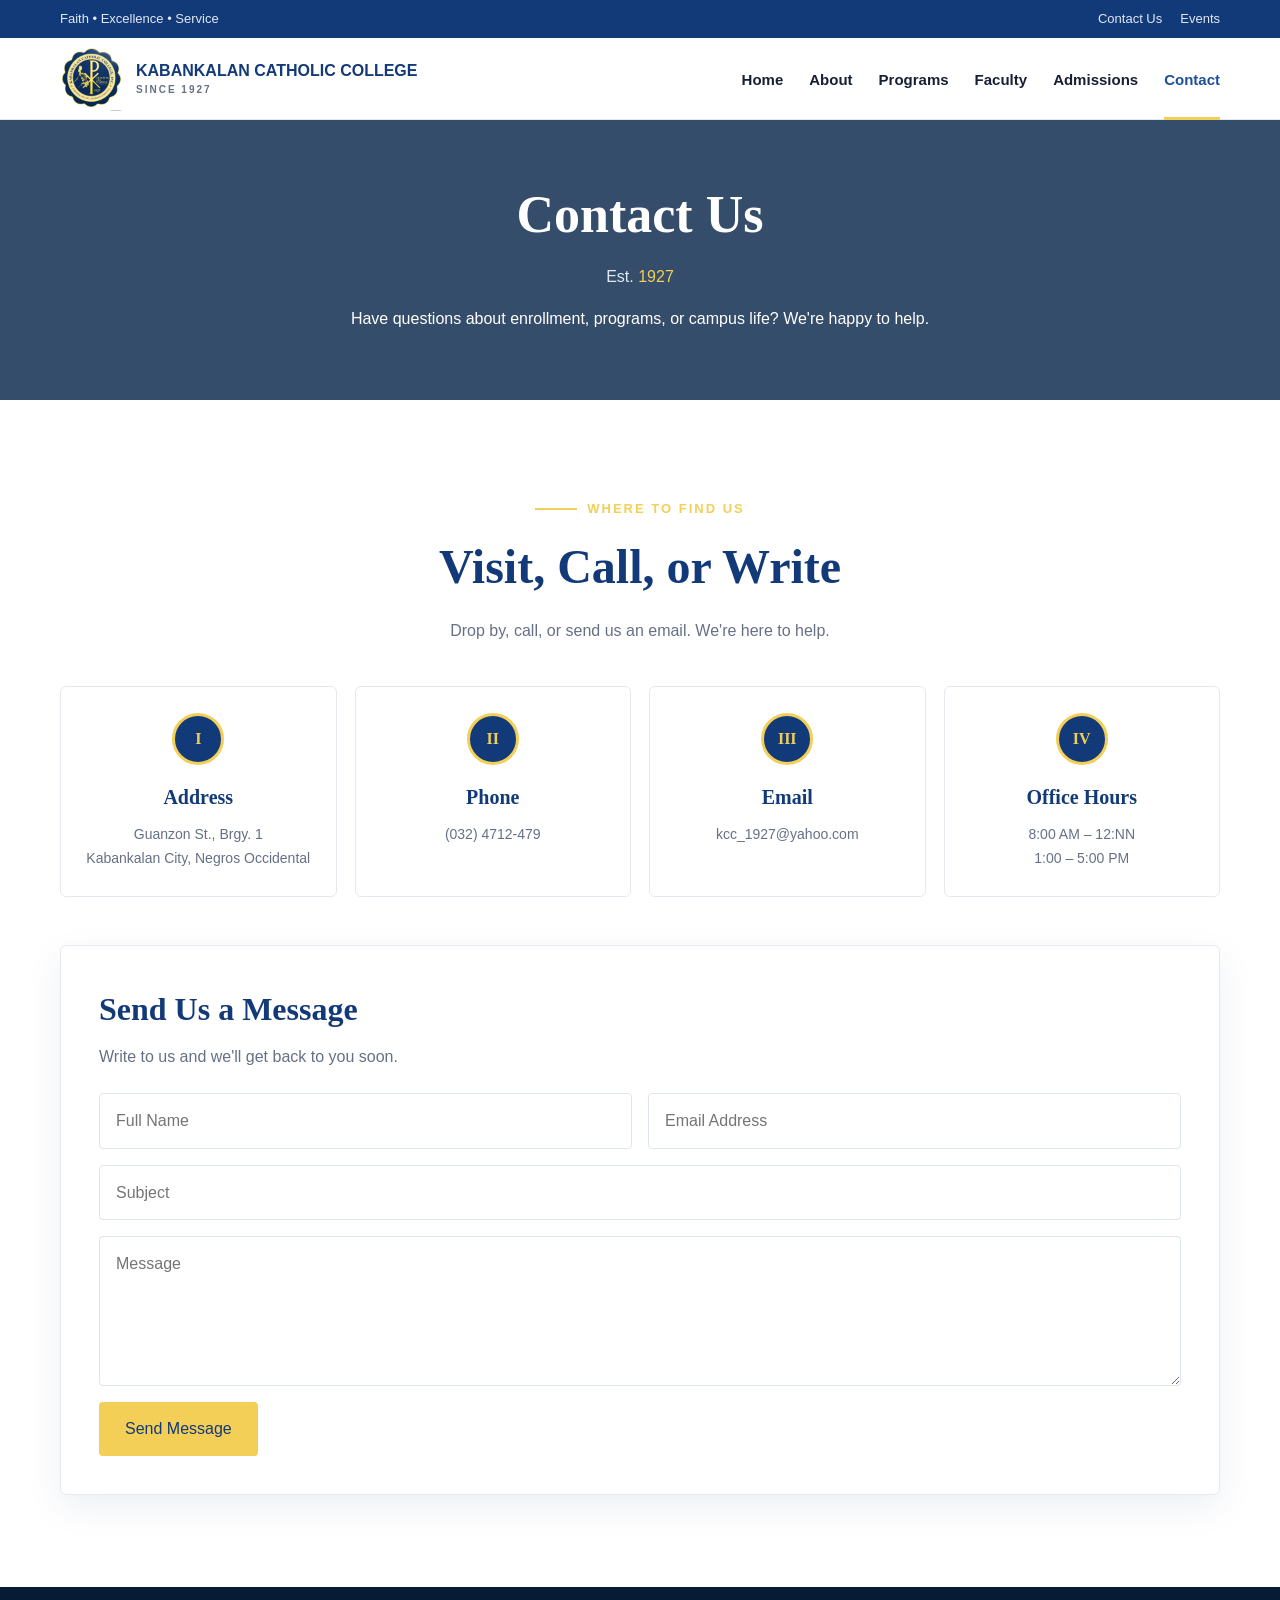
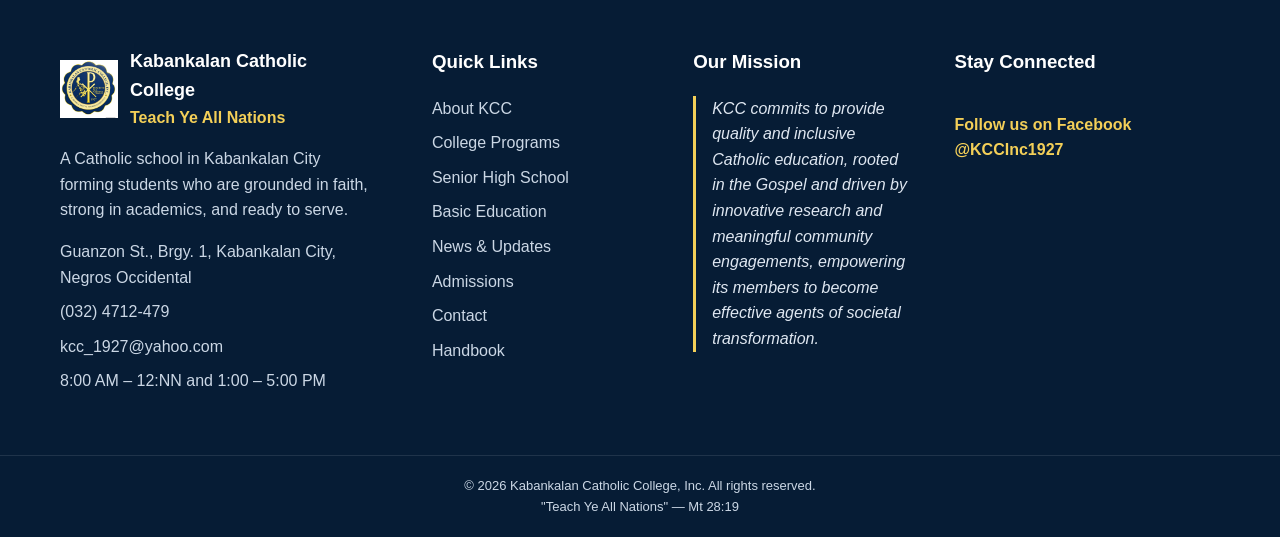
<file: contact.html>
<!DOCTYPE html>
<html lang="en">
<head><meta charset="UTF-8"><meta name="viewport" content="width=device-width, initial-scale=1.0"><title>Contact | KCC</title><link rel="stylesheet" href="styles.css"></head>
<body>
  <div class="topbar"><div class="container topbar-inner"><span>Faith • Excellence • Service</span><div><a href="contact.html">Contact Us</a><a href="events.html">Events</a></div></div></div>
  <header class="navbar"><div class="container nav-inner"><a class="brand" href="index.html"><img class="brand-mark" src="assets/kcc-logo.png" alt="Kabankalan Catholic College seal"><span class="brand-name">Kabankalan Catholic College<small>Since 1927</small></span></a><button class="menu-btn" aria-expanded="false">☰</button><nav class="nav-links"><a href="index.html">Home</a><a href="about.html">About</a><a href="courses.html">Programs</a><a href="trainers.html">Faculty</a><a href="pricing.html">Admissions</a><a class="active" href="contact.html">Contact</a></nav></div></header>
  <main>
    <section class="page-header">
      <div>
        <h1>Contact Us</h1>
        <div class="breadcrumbs">Est. <span>1927</span></div>
        <p>Have questions about enrollment, programs, or campus life? We're happy to help.</p>
      </div>
    </section>

    <section class="section">
      <div class="container">
        <div class="contact-heading">
          <span class="eyebrow">Where to Find Us</span>
          <h2>Visit, Call, or Write</h2>
          <p>Drop by, call, or send us an email. We're here to help.</p>
        </div>
        <div class="contact-details">
          <article class="contact-detail"><div class="contact-detail-number">I</div><h3>Address</h3><p>Guanzon St., Brgy. 1<br>Kabankalan City, Negros Occidental</p></article>
          <article class="contact-detail"><div class="contact-detail-number">II</div><h3>Phone</h3><p>(032) 4712-479</p></article>
          <article class="contact-detail"><div class="contact-detail-number">III</div><h3>Email</h3><p>kcc_1927@yahoo.com</p></article>
          <article class="contact-detail"><div class="contact-detail-number">IV</div><h3>Office Hours</h3><p>8:00 AM – 12:NN<br>1:00 – 5:00 PM</p></article>
        </div>

        <div class="contact-form-card">
          <h2>Send Us a Message</h2>
          <p>Write to us and we'll get back to you soon.</p>
          <form class="inquiry-form" onsubmit="event.preventDefault(); alert('Thank you for contacting KCC.'); this.reset();">
            <input required name="name" placeholder="Full Name">
            <input required type="email" name="email" placeholder="Email Address">
            <input class="subject" required name="subject" placeholder="Subject">
            <textarea required name="message" placeholder="Message"></textarea>
            <button class="btn" type="submit">Send Message</button>
          </form>
        </div>
      </div>
    </section>
  </main>
  <footer class="footer">
    <div class="container footer-grid">
      <div class="footer-about">
        <div class="footer-brand"><img src="assets/kcc-logo.png" alt="Kabankalan Catholic College seal"><div><h3>Kabankalan Catholic College</h3><span class="footer-motto">Teach Ye All Nations</span></div></div>
        <p>A Catholic school in Kabankalan City forming students who are grounded in faith, strong in academics, and ready to serve.</p>
        <ul class="footer-contact"><li>Guanzon St., Brgy. 1, Kabankalan City, Negros Occidental</li><li>(032) 4712-479</li><li>kcc_1927@yahoo.com</li><li>8:00 AM – 12:NN and 1:00 – 5:00 PM</li></ul>
      </div>
      <div><h3>Quick Links</h3><ul class="footer-links"><li><a href="https://kcc.edu.ph/about">About KCC</a></li><li><a href="courses.html">College Programs</a></li><li><a href="courses.html">Senior High School</a></li><li><a href="courses.html">Basic Education</a></li><li><a href="events.html">News &amp; Updates</a></li><li><a href="pricing.html">Admissions</a></li><li><a href="contact.html">Contact</a></li><li><a href="starter-page.html">Handbook</a></li></ul></div>
      <div class="footer-mission"><h3>Our Mission</h3><blockquote>KCC commits to provide quality and inclusive Catholic education, rooted in the Gospel and driven by innovative research and meaningful community engagements, empowering its members to become effective agents of societal transformation.</blockquote></div>
      <div><h3>Stay Connected</h3><a class="facebook-link" href="https://www.facebook.com/KCCInc1927">Follow us on Facebook<br>@KCCInc1927</a></div>
    </div>
    <div class="copyright">© 2026 Kabankalan Catholic College, Inc. All rights reserved.<br>"Teach Ye All Nations" — Mt 28:19</div>
  </footer>
  <script src="script.js"></script>
</body>
</html>
</file>
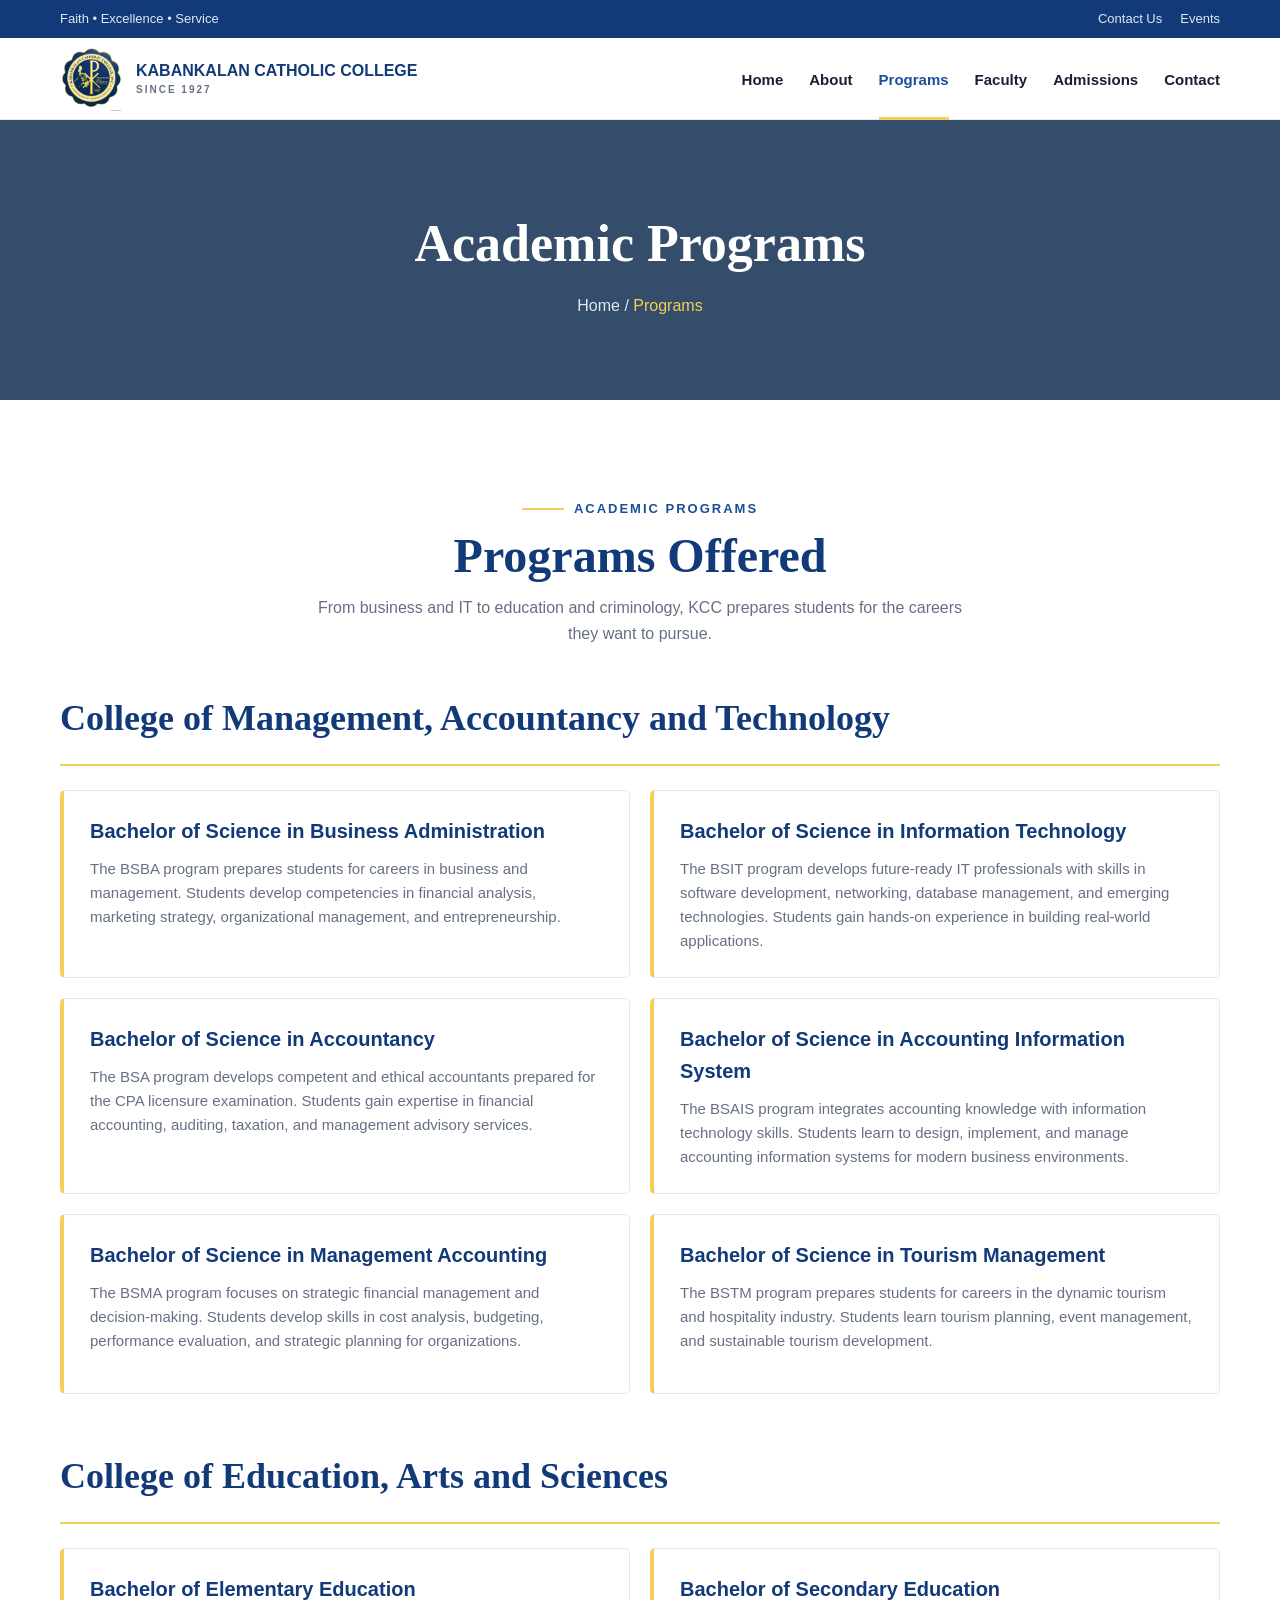
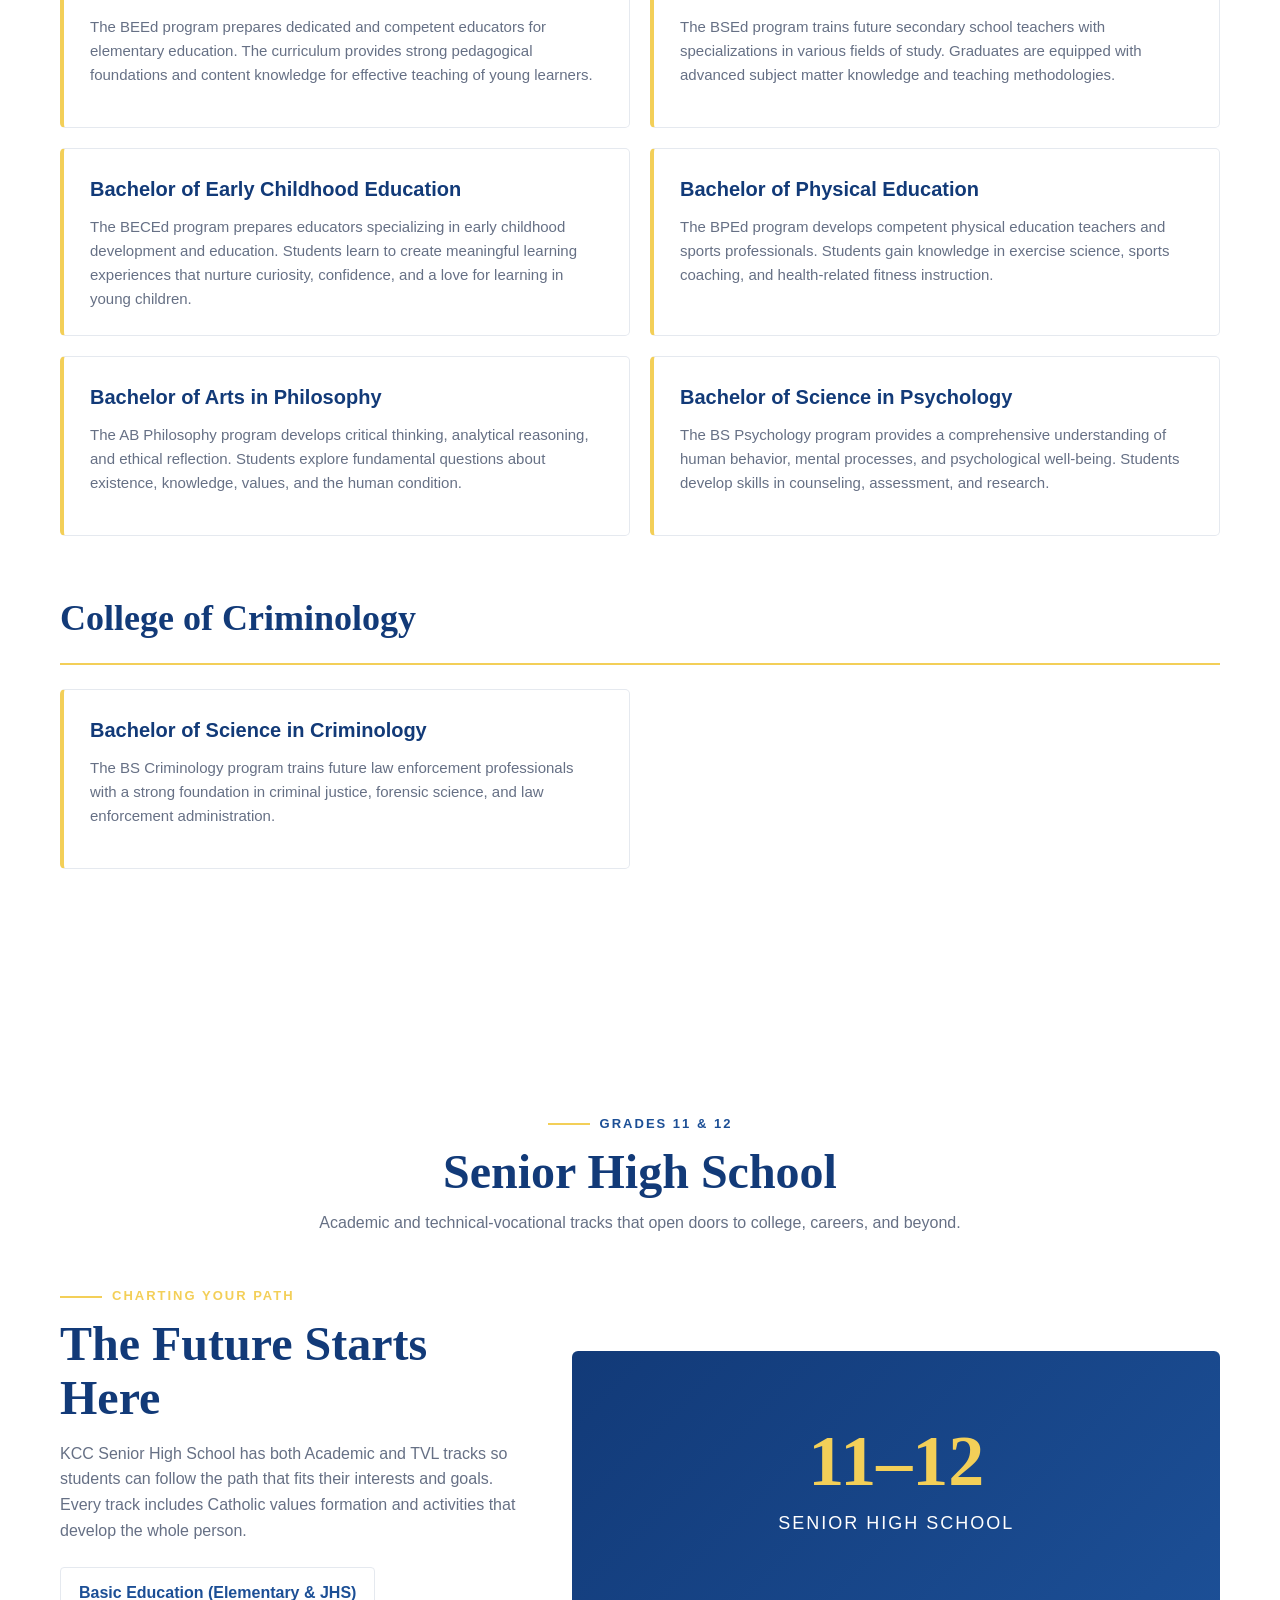
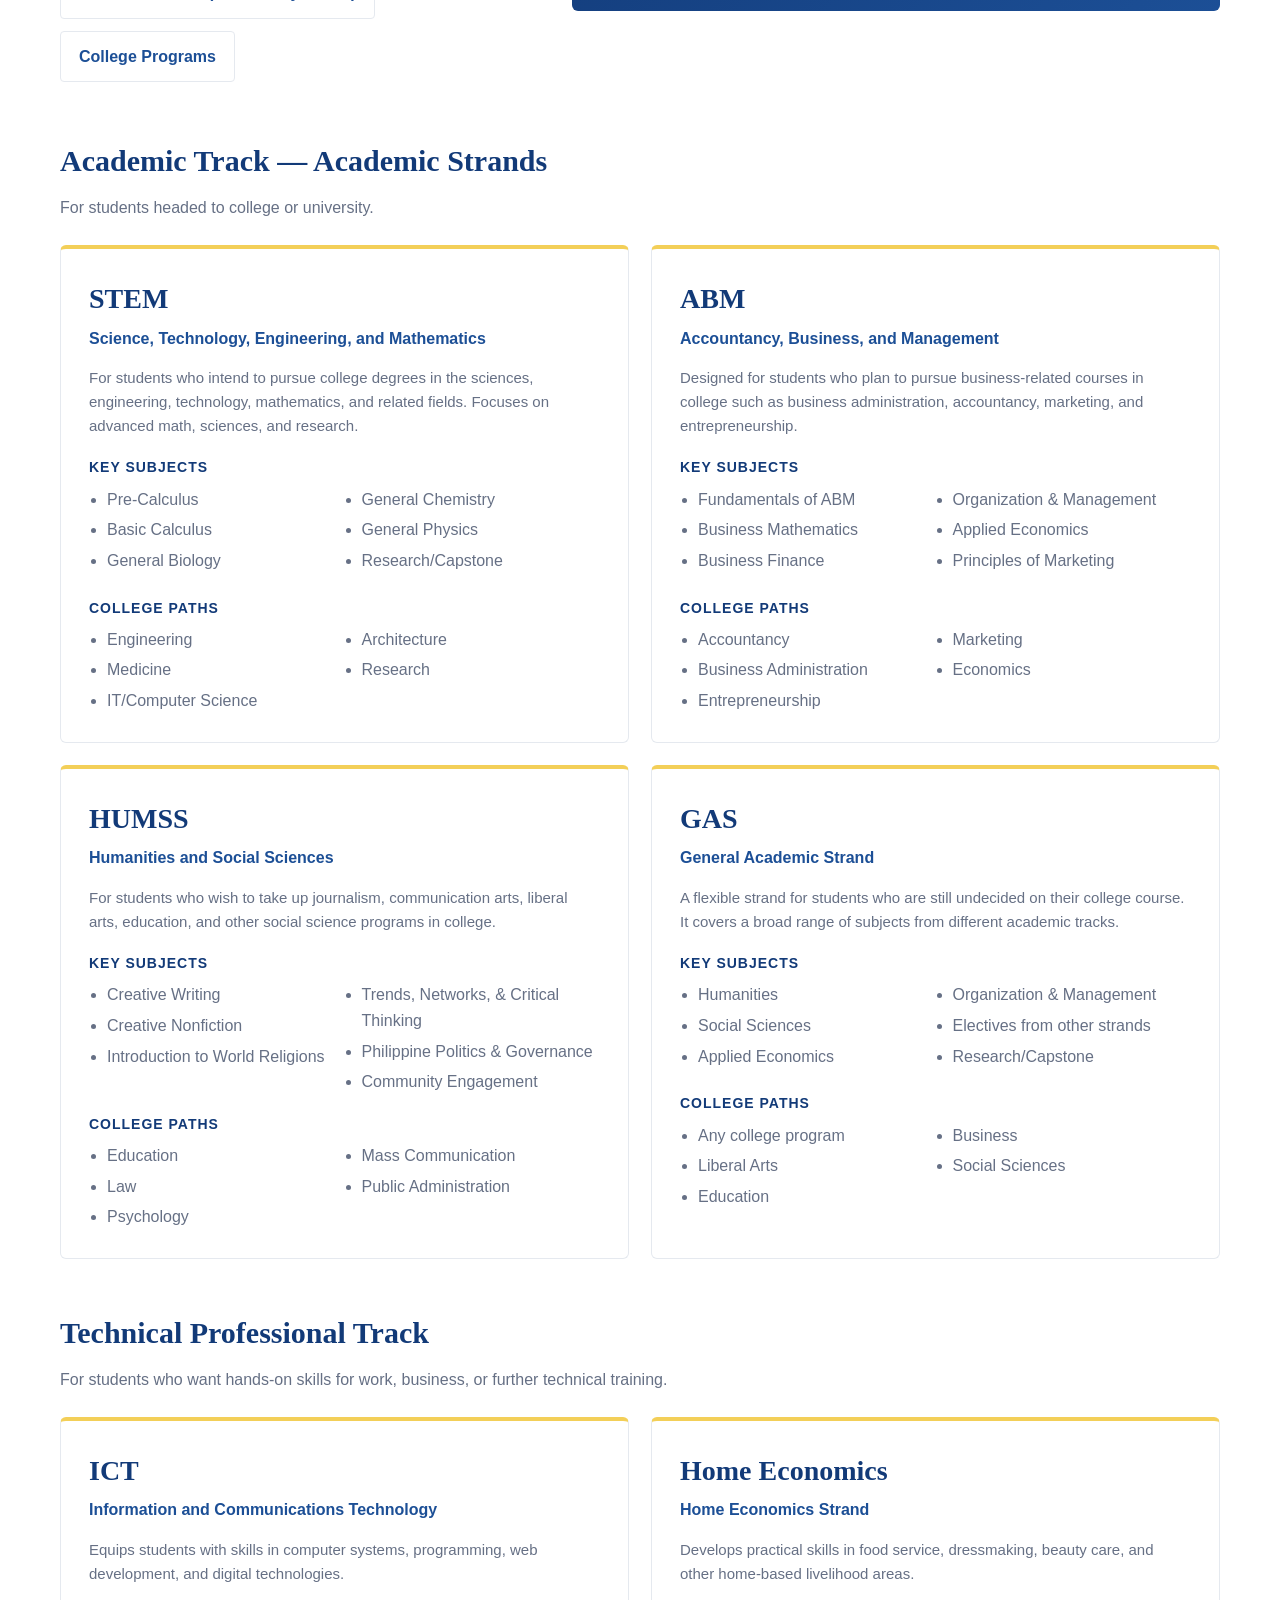
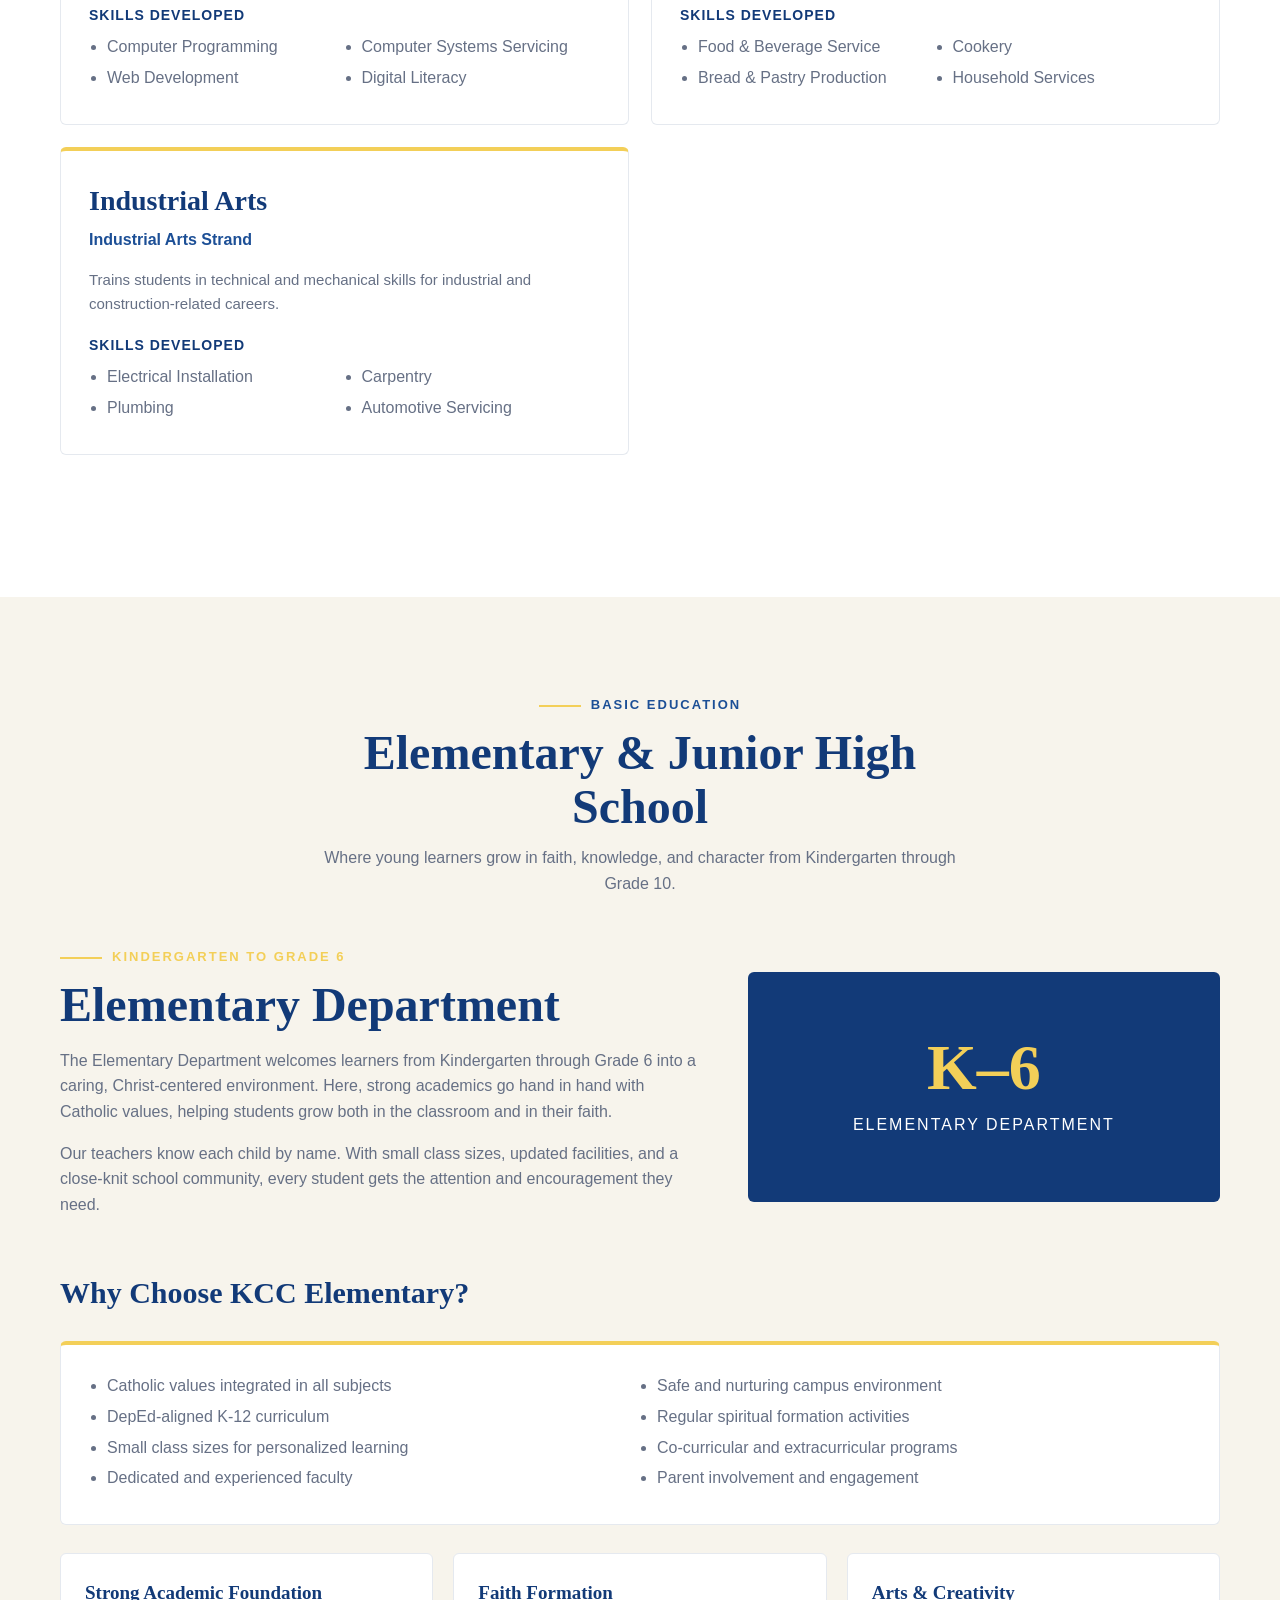
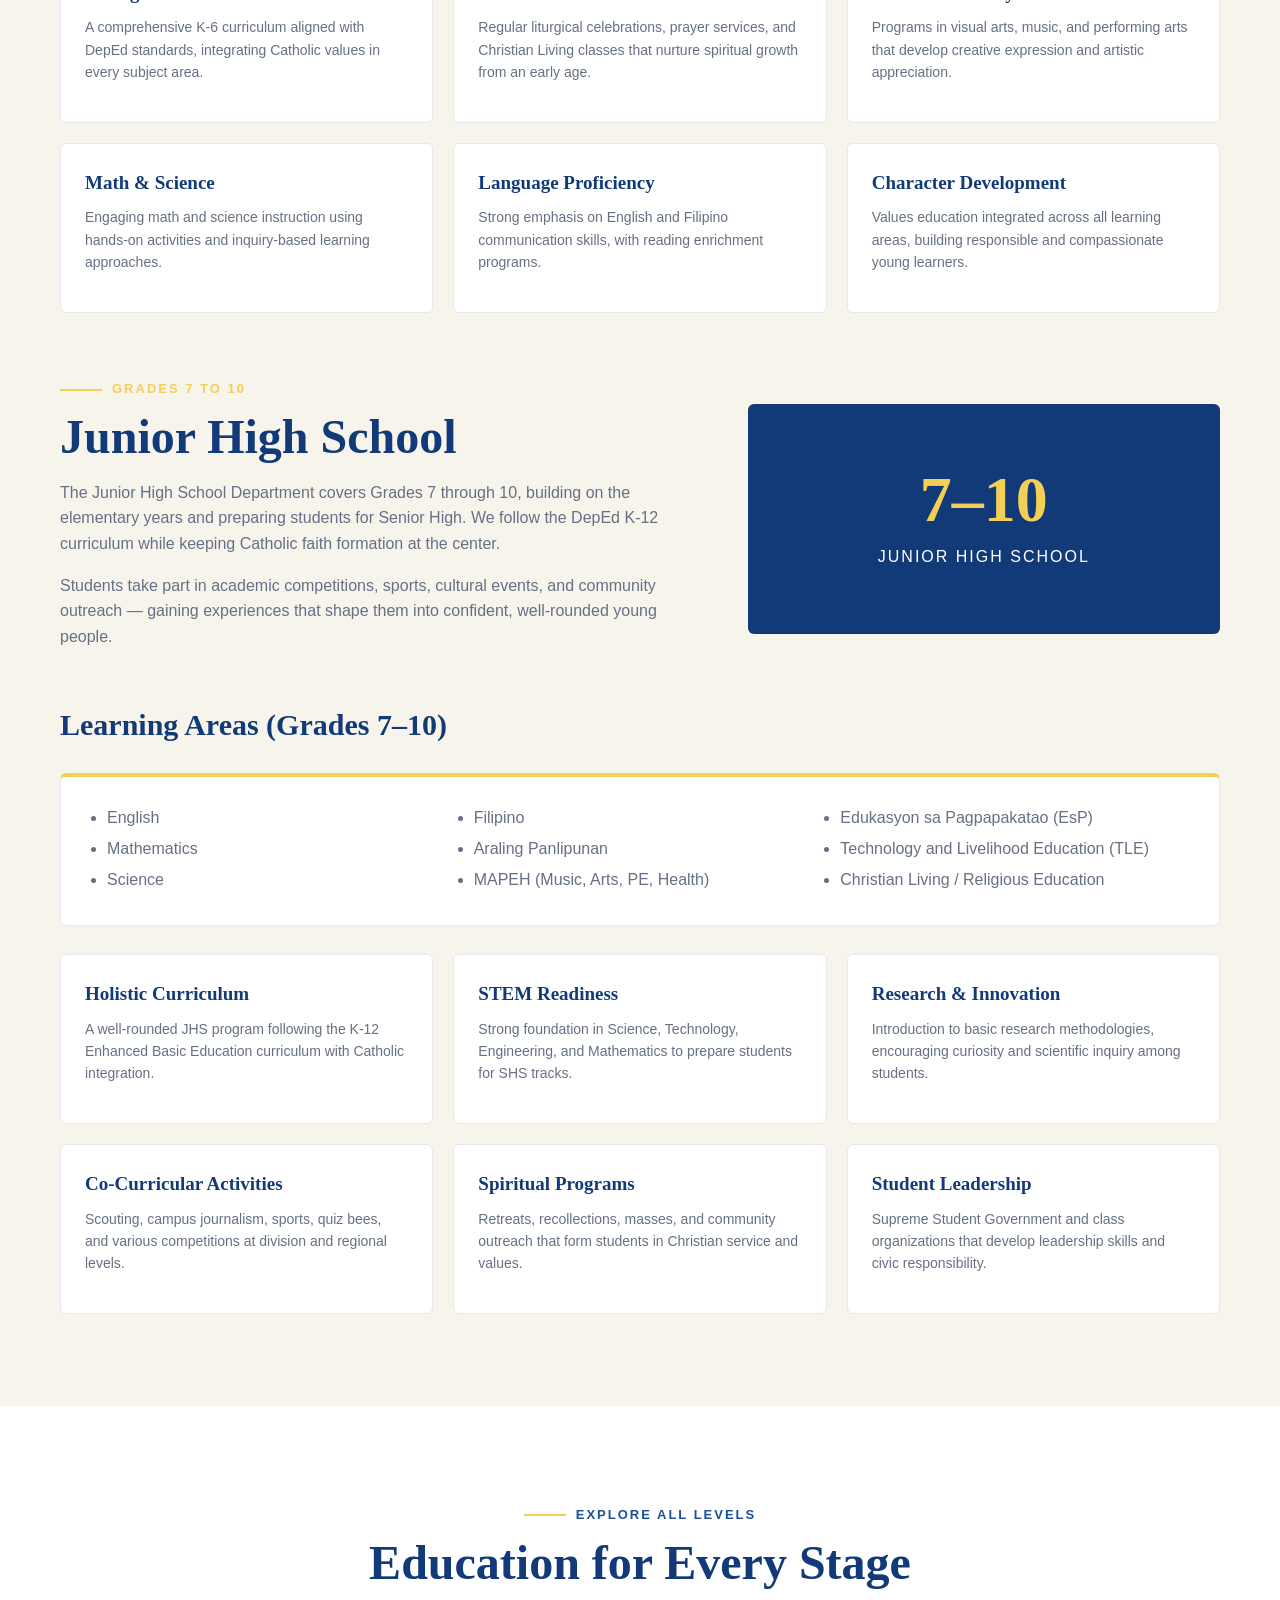
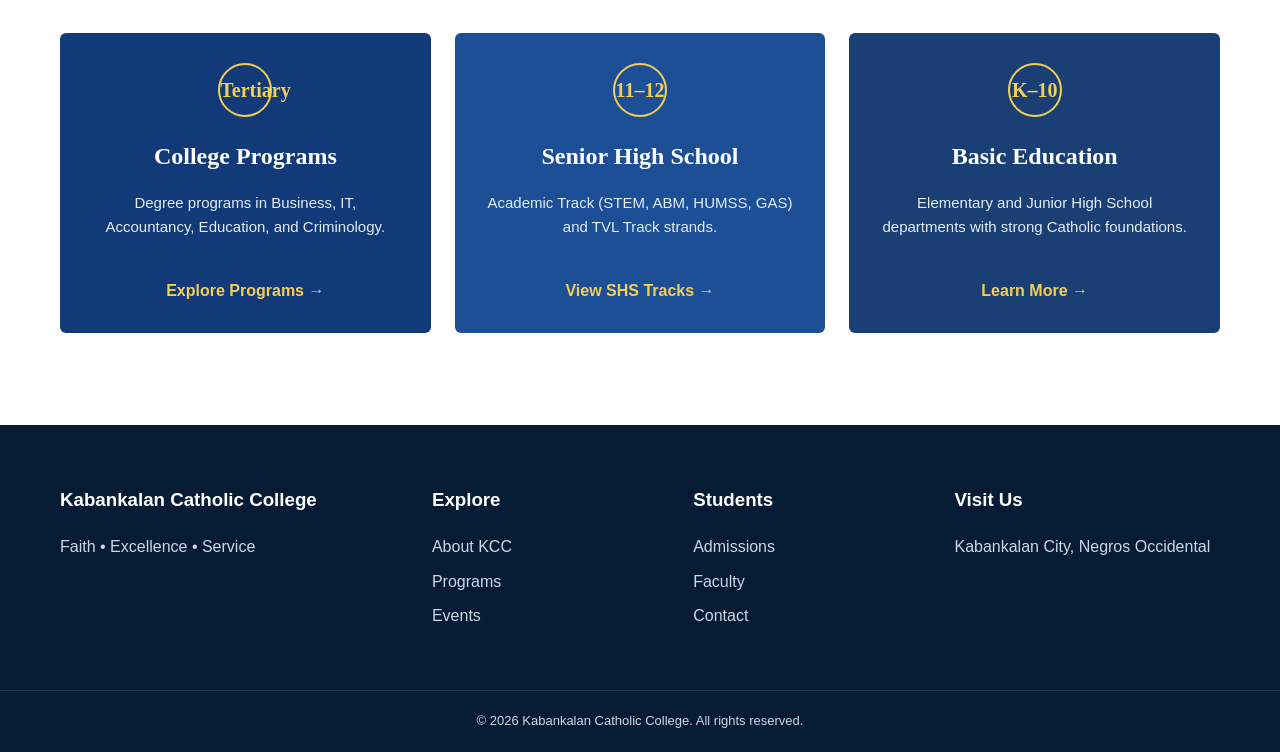
<file: courses.html>
<!DOCTYPE html>
<html lang="en">
<head><meta charset="UTF-8"><meta name="viewport" content="width=device-width, initial-scale=1.0"><title>Academic Programs | KCC</title><link rel="stylesheet" href="styles.css"></head>
<body>
  <div class="topbar"><div class="container topbar-inner"><span>Faith • Excellence • Service</span><div><a href="contact.html">Contact Us</a><a href="events.html">Events</a></div></div></div>
  <header class="navbar"><div class="container nav-inner"><a class="brand" href="index.html"><img class="brand-mark" src="assets/kcc-logo.png" alt="Kabankalan Catholic College seal"><span class="brand-name">Kabankalan Catholic College<small>Since 1927</small></span></a><button class="menu-btn" aria-label="Open navigation" aria-expanded="false">☰</button><nav class="nav-links"><a href="index.html">Home</a><a href="about.html">About</a><a class="active" href="courses.html">Programs</a><a href="trainers.html">Faculty</a><a href="pricing.html">Admissions</a><a href="contact.html">Contact</a></nav></div></header>
  <main>
    <section class="page-header"><div><h1>Academic Programs</h1><div class="breadcrumbs">Home / <span>Programs</span></div></div></section>
    <section class="section">
      <div class="container">
        <div class="section-heading">
          <span class="eyebrow">Academic Programs</span>
          <h2>Programs Offered</h2>
          <p>From business and IT to education and criminology, KCC prepares students for the careers they want to pursue.</p>
        </div>

        <section class="program-section">
          <h2>College of Management, Accountancy and Technology</h2>
          <div class="program-list">
            <article class="program-card"><h3>Bachelor of Science in Business Administration</h3><p>The BSBA program prepares students for careers in business and management. Students develop competencies in financial analysis, marketing strategy, organizational management, and entrepreneurship.</p></article>
            <article class="program-card"><h3>Bachelor of Science in Information Technology</h3><p>The BSIT program develops future-ready IT professionals with skills in software development, networking, database management, and emerging technologies. Students gain hands-on experience in building real-world applications.</p></article>
            <article class="program-card"><h3>Bachelor of Science in Accountancy</h3><p>The BSA program develops competent and ethical accountants prepared for the CPA licensure examination. Students gain expertise in financial accounting, auditing, taxation, and management advisory services.</p></article>
            <article class="program-card"><h3>Bachelor of Science in Accounting Information System</h3><p>The BSAIS program integrates accounting knowledge with information technology skills. Students learn to design, implement, and manage accounting information systems for modern business environments.</p></article>
            <article class="program-card"><h3>Bachelor of Science in Management Accounting</h3><p>The BSMA program focuses on strategic financial management and decision-making. Students develop skills in cost analysis, budgeting, performance evaluation, and strategic planning for organizations.</p></article>
            <article class="program-card"><h3>Bachelor of Science in Tourism Management</h3><p>The BSTM program prepares students for careers in the dynamic tourism and hospitality industry. Students learn tourism planning, event management, and sustainable tourism development.</p></article>
          </div>
        </section>

        <section class="program-section">
          <h2>College of Education, Arts and Sciences</h2>
          <div class="program-list">
            <article class="program-card"><h3>Bachelor of Elementary Education</h3><p>The BEEd program prepares dedicated and competent educators for elementary education. The curriculum provides strong pedagogical foundations and content knowledge for effective teaching of young learners.</p></article>
            <article class="program-card"><h3>Bachelor of Secondary Education</h3><p>The BSEd program trains future secondary school teachers with specializations in various fields of study. Graduates are equipped with advanced subject matter knowledge and teaching methodologies.</p></article>
            <article class="program-card"><h3>Bachelor of Early Childhood Education</h3><p>The BECEd program prepares educators specializing in early childhood development and education. Students learn to create meaningful learning experiences that nurture curiosity, confidence, and a love for learning in young children.</p></article>
            <article class="program-card"><h3>Bachelor of Physical Education</h3><p>The BPEd program develops competent physical education teachers and sports professionals. Students gain knowledge in exercise science, sports coaching, and health-related fitness instruction.</p></article>
            <article class="program-card"><h3>Bachelor of Arts in Philosophy</h3><p>The AB Philosophy program develops critical thinking, analytical reasoning, and ethical reflection. Students explore fundamental questions about existence, knowledge, values, and the human condition.</p></article>
            <article class="program-card"><h3>Bachelor of Science in Psychology</h3><p>The BS Psychology program provides a comprehensive understanding of human behavior, mental processes, and psychological well-being. Students develop skills in counseling, assessment, and research.</p></article>
          </div>
        </section>

        <section class="program-section">
          <h2>College of Criminology</h2>
          <div class="program-list">
            <article class="program-card"><h3>Bachelor of Science in Criminology</h3><p>The BS Criminology program trains future law enforcement professionals with a strong foundation in criminal justice, forensic science, and law enforcement administration.</p></article>
          </div>
        </section>
      </div>
    </section>

    <section class="section">
      <div class="container">
        <div class="section-heading">
          <span class="eyebrow">Grades 11 &amp; 12</span>
          <h2>Senior High School</h2>
          <p>Academic and technical-vocational tracks that open doors to college, careers, and beyond.</p>
        </div>

        <div class="shs-intro">
          <div>
            <span class="eyebrow">Charting Your Path</span>
            <h2>The Future Starts Here</h2>
            <p>KCC Senior High School has both Academic and TVL tracks so students can follow the path that fits their interests and goals. Every track includes Catholic values formation and activities that develop the whole person.</p>
            <div class="shs-links">
              <a href="https://kcc.edu.ph/basic-education">Basic Education (Elementary &amp; JHS)</a>
              <a href="https://kcc.edu.ph/programs">College Programs</a>
            </div>
          </div>
          <div class="shs-badge"><div><strong>11–12</strong><span>Senior High School</span></div></div>
        </div>

        <h2 class="track-heading">Academic Track — Academic Strands</h2>
        <p style="margin:-14px 0 24px;color:var(--muted)">For students headed to college or university.</p>
        <div class="track-grid">
          <article class="track-card">
            <h3>STEM</h3><span class="track-name">Science, Technology, Engineering, and Mathematics</span>
            <p>For students who intend to pursue college degrees in the sciences, engineering, technology, mathematics, and related fields. Focuses on advanced math, sciences, and research.</p>
            <h4>Key Subjects</h4><ul><li>Pre-Calculus</li><li>Basic Calculus</li><li>General Biology</li><li>General Chemistry</li><li>General Physics</li><li>Research/Capstone</li></ul>
            <h4>College Paths</h4><ul><li>Engineering</li><li>Medicine</li><li>IT/Computer Science</li><li>Architecture</li><li>Research</li></ul>
          </article>
          <article class="track-card">
            <h3>ABM</h3><span class="track-name">Accountancy, Business, and Management</span>
            <p>Designed for students who plan to pursue business-related courses in college such as business administration, accountancy, marketing, and entrepreneurship.</p>
            <h4>Key Subjects</h4><ul><li>Fundamentals of ABM</li><li>Business Mathematics</li><li>Business Finance</li><li>Organization &amp; Management</li><li>Applied Economics</li><li>Principles of Marketing</li></ul>
            <h4>College Paths</h4><ul><li>Accountancy</li><li>Business Administration</li><li>Entrepreneurship</li><li>Marketing</li><li>Economics</li></ul>
          </article>
          <article class="track-card">
            <h3>HUMSS</h3><span class="track-name">Humanities and Social Sciences</span>
            <p>For students who wish to take up journalism, communication arts, liberal arts, education, and other social science programs in college.</p>
            <h4>Key Subjects</h4><ul><li>Creative Writing</li><li>Creative Nonfiction</li><li>Introduction to World Religions</li><li>Trends, Networks, &amp; Critical Thinking</li><li>Philippine Politics &amp; Governance</li><li>Community Engagement</li></ul>
            <h4>College Paths</h4><ul><li>Education</li><li>Law</li><li>Psychology</li><li>Mass Communication</li><li>Public Administration</li></ul>
          </article>
          <article class="track-card">
            <h3>GAS</h3><span class="track-name">General Academic Strand</span>
            <p>A flexible strand for students who are still undecided on their college course. It covers a broad range of subjects from different academic tracks.</p>
            <h4>Key Subjects</h4><ul><li>Humanities</li><li>Social Sciences</li><li>Applied Economics</li><li>Organization &amp; Management</li><li>Electives from other strands</li><li>Research/Capstone</li></ul>
            <h4>College Paths</h4><ul><li>Any college program</li><li>Liberal Arts</li><li>Education</li><li>Business</li><li>Social Sciences</li></ul>
          </article>
        </div>

        <h2 class="track-heading">Technical Professional Track</h2>
        <p style="margin:-14px 0 24px;color:var(--muted)">For students who want hands-on skills for work, business, or further technical training.</p>
        <div class="track-grid">
          <article class="track-card">
            <h3>ICT</h3><span class="track-name">Information and Communications Technology</span>
            <p>Equips students with skills in computer systems, programming, web development, and digital technologies.</p>
            <h4>Skills Developed</h4><ul><li>Computer Programming</li><li>Web Development</li><li>Computer Systems Servicing</li><li>Digital Literacy</li></ul>
          </article>
          <article class="track-card">
            <h3>Home Economics</h3><span class="track-name">Home Economics Strand</span>
            <p>Develops practical skills in food service, dressmaking, beauty care, and other home-based livelihood areas.</p>
            <h4>Skills Developed</h4><ul><li>Food &amp; Beverage Service</li><li>Bread &amp; Pastry Production</li><li>Cookery</li><li>Household Services</li></ul>
          </article>
          <article class="track-card">
            <h3>Industrial Arts</h3><span class="track-name">Industrial Arts Strand</span>
            <p>Trains students in technical and mechanical skills for industrial and construction-related careers.</p>
            <h4>Skills Developed</h4><ul><li>Electrical Installation</li><li>Plumbing</li><li>Carpentry</li><li>Automotive Servicing</li></ul>
          </article>
        </div>
      </div>
    </section>

    <section class="section section-alt">
      <div class="container">
        <div class="section-heading">
          <span class="eyebrow">Basic Education</span>
          <h2>Elementary &amp; Junior High School</h2>
          <p>Where young learners grow in faith, knowledge, and character from Kindergarten through Grade 10.</p>
        </div>

        <div class="basic-intro">
          <div>
            <span class="eyebrow">Kindergarten to Grade 6</span>
            <h2>Elementary Department</h2>
            <p>The Elementary Department welcomes learners from Kindergarten through Grade 6 into a caring, Christ-centered environment. Here, strong academics go hand in hand with Catholic values, helping students grow both in the classroom and in their faith.</p>
            <p>Our teachers know each child by name. With small class sizes, updated facilities, and a close-knit school community, every student gets the attention and encouragement they need.</p>
          </div>
          <div class="basic-badge"><div><strong>K–6</strong><span>Elementary Department</span></div></div>
        </div>

        <h3 class="track-heading">Why Choose KCC Elementary?</h3>
        <div class="track-card" style="margin-bottom:28px">
          <ul style="columns:2">
            <li>Catholic values integrated in all subjects</li>
            <li>DepEd-aligned K-12 curriculum</li>
            <li>Small class sizes for personalized learning</li>
            <li>Dedicated and experienced faculty</li>
            <li>Safe and nurturing campus environment</li>
            <li>Regular spiritual formation activities</li>
            <li>Co-curricular and extracurricular programs</li>
            <li>Parent involvement and engagement</li>
          </ul>
        </div>

        <div class="feature-grid">
          <article class="feature-card"><h3>Strong Academic Foundation</h3><p>A comprehensive K-6 curriculum aligned with DepEd standards, integrating Catholic values in every subject area.</p></article>
          <article class="feature-card"><h3>Faith Formation</h3><p>Regular liturgical celebrations, prayer services, and Christian Living classes that nurture spiritual growth from an early age.</p></article>
          <article class="feature-card"><h3>Arts &amp; Creativity</h3><p>Programs in visual arts, music, and performing arts that develop creative expression and artistic appreciation.</p></article>
          <article class="feature-card"><h3>Math &amp; Science</h3><p>Engaging math and science instruction using hands-on activities and inquiry-based learning approaches.</p></article>
          <article class="feature-card"><h3>Language Proficiency</h3><p>Strong emphasis on English and Filipino communication skills, with reading enrichment programs.</p></article>
          <article class="feature-card"><h3>Character Development</h3><p>Values education integrated across all learning areas, building responsible and compassionate young learners.</p></article>
        </div>

        <div class="basic-intro" style="margin-top:60px">
          <div>
            <span class="eyebrow">Grades 7 to 10</span>
            <h2>Junior High School</h2>
            <p>The Junior High School Department covers Grades 7 through 10, building on the elementary years and preparing students for Senior High. We follow the DepEd K-12 curriculum while keeping Catholic faith formation at the center.</p>
            <p>Students take part in academic competitions, sports, cultural events, and community outreach — gaining experiences that shape them into confident, well-rounded young people.</p>
          </div>
          <div class="basic-badge"><div><strong>7–10</strong><span>Junior High School</span></div></div>
        </div>

        <h3 class="track-heading">Learning Areas (Grades 7–10)</h3>
        <div class="track-card" style="margin-bottom:28px">
          <ul style="columns:3">
            <li>English</li><li>Mathematics</li><li>Science</li><li>Filipino</li><li>Araling Panlipunan</li><li>MAPEH (Music, Arts, PE, Health)</li><li>Edukasyon sa Pagpapakatao (EsP)</li><li>Technology and Livelihood Education (TLE)</li><li>Christian Living / Religious Education</li>
          </ul>
        </div>

        <div class="feature-grid">
          <article class="feature-card"><h3>Holistic Curriculum</h3><p>A well-rounded JHS program following the K-12 Enhanced Basic Education curriculum with Catholic integration.</p></article>
          <article class="feature-card"><h3>STEM Readiness</h3><p>Strong foundation in Science, Technology, Engineering, and Mathematics to prepare students for SHS tracks.</p></article>
          <article class="feature-card"><h3>Research &amp; Innovation</h3><p>Introduction to basic research methodologies, encouraging curiosity and scientific inquiry among students.</p></article>
          <article class="feature-card"><h3>Co-Curricular Activities</h3><p>Scouting, campus journalism, sports, quiz bees, and various competitions at division and regional levels.</p></article>
          <article class="feature-card"><h3>Spiritual Programs</h3><p>Retreats, recollections, masses, and community outreach that form students in Christian service and values.</p></article>
          <article class="feature-card"><h3>Student Leadership</h3><p>Supreme Student Government and class organizations that develop leadership skills and civic responsibility.</p></article>
        </div>
      </div>
    </section>

    <section class="section">
      <div class="container">
        <div class="section-heading">
          <span class="eyebrow">Explore All Levels</span>
          <h2>Education for Every Stage</h2>
        </div>
        <div class="levels-grid">
          <article class="level-card"><div class="level-label">Tertiary</div><h3>College Programs</h3><p>Degree programs in Business, IT, Accountancy, Education, and Criminology.</p><a class="card-link" href="https://kcc.edu.ph/programs">Explore Programs →</a></article>
          <article class="level-card"><div class="level-label">11–12</div><h3>Senior High School</h3><p>Academic Track (STEM, ABM, HUMSS, GAS) and TVL Track strands.</p><a class="card-link" href="https://kcc.edu.ph/senior-high">View SHS Tracks →</a></article>
          <article class="level-card"><div class="level-label">K–10</div><h3>Basic Education</h3><p>Elementary and Junior High School departments with strong Catholic foundations.</p><a class="card-link" href="https://kcc.edu.ph/basic-education">Learn More →</a></article>
        </div>
      </div>
    </section>
  </main>
  <footer class="footer"><div class="container footer-grid"><div><h3>Kabankalan Catholic College</h3><p>Faith • Excellence • Service</p></div><div><h3>Explore</h3><ul class="footer-links"><li><a href="about.html">About KCC</a></li><li><a href="courses.html">Programs</a></li><li><a href="events.html">Events</a></li></ul></div><div><h3>Students</h3><ul class="footer-links"><li><a href="pricing.html">Admissions</a></li><li><a href="trainers.html">Faculty</a></li><li><a href="contact.html">Contact</a></li></ul></div><div><h3>Visit Us</h3><p>Kabankalan City, Negros Occidental</p></div></div><div class="copyright">© 2026 Kabankalan Catholic College. All rights reserved.</div></footer>
  <script src="script.js"></script>
</body>
</html>
</file>
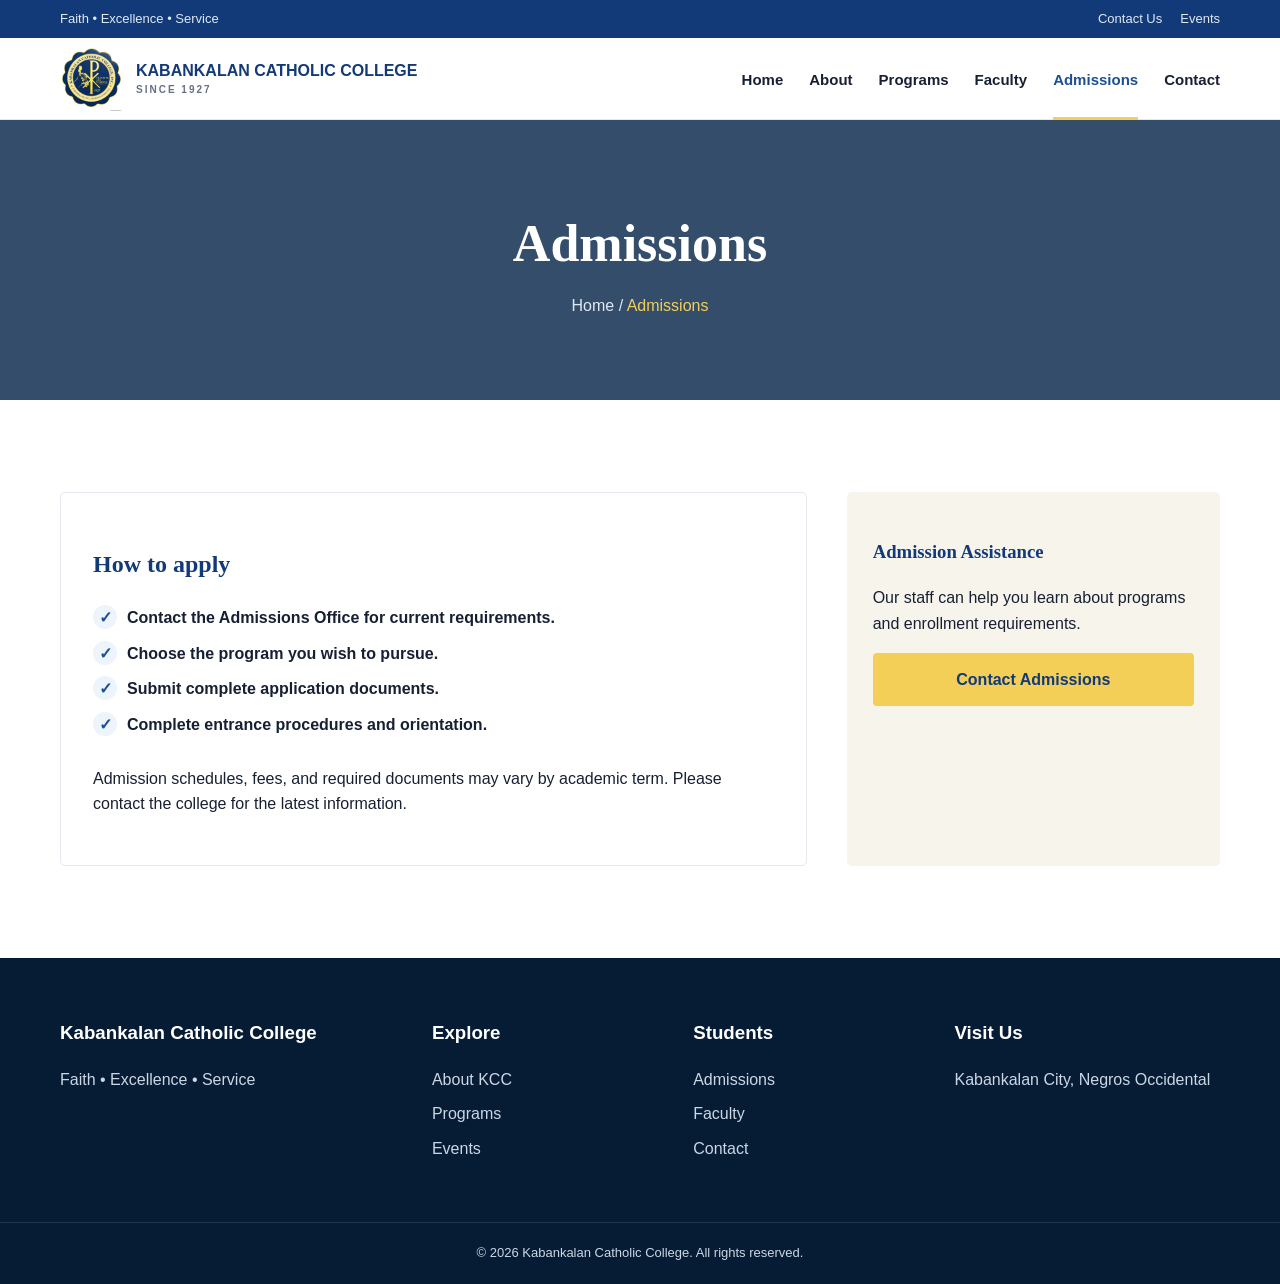
<file: pricing.html>
<!DOCTYPE html>
<html lang="en">
<head><meta charset="UTF-8"><meta name="viewport" content="width=device-width, initial-scale=1.0"><title>Admissions | KCC</title><link rel="stylesheet" href="styles.css"></head>
<body>
  <div class="topbar"><div class="container topbar-inner"><span>Faith • Excellence • Service</span><div><a href="contact.html">Contact Us</a><a href="events.html">Events</a></div></div></div>
  <header class="navbar"><div class="container nav-inner"><a class="brand" href="index.html"><img class="brand-mark" src="assets/kcc-logo.png" alt="Kabankalan Catholic College seal"><span class="brand-name">Kabankalan Catholic College<small>Since 1927</small></span></a><button class="menu-btn" aria-expanded="false">☰</button><nav class="nav-links"><a href="index.html">Home</a><a href="about.html">About</a><a href="courses.html">Programs</a><a href="trainers.html">Faculty</a><a class="active" href="pricing.html">Admissions</a><a href="contact.html">Contact</a></nav></div></header>
  <main><section class="page-header"><div><h1>Admissions</h1><div class="breadcrumbs">Home / <span>Admissions</span></div></div></section><section class="section"><div class="container content-grid"><article class="content-card"><h2>How to apply</h2><ul class="check-list"><li>Contact the Admissions Office for current requirements.</li><li>Choose the program you wish to pursue.</li><li>Submit complete application documents.</li><li>Complete entrance procedures and orientation.</li></ul><p>Admission schedules, fees, and required documents may vary by academic term. Please contact the college for the latest information.</p></article><aside class="side-card"><h3>Admission Assistance</h3><p>Our staff can help you learn about programs and enrollment requirements.</p><a class="btn" href="contact.html" style="width:100%">Contact Admissions</a></aside></div></section></main>
  <footer class="footer"><div class="container footer-grid"><div><h3>Kabankalan Catholic College</h3><p>Faith • Excellence • Service</p></div><div><h3>Explore</h3><ul class="footer-links"><li><a href="about.html">About KCC</a></li><li><a href="courses.html">Programs</a></li><li><a href="events.html">Events</a></li></ul></div><div><h3>Students</h3><ul class="footer-links"><li><a href="pricing.html">Admissions</a></li><li><a href="trainers.html">Faculty</a></li><li><a href="contact.html">Contact</a></li></ul></div><div><h3>Visit Us</h3><p>Kabankalan City, Negros Occidental</p></div></div><div class="copyright">© 2026 Kabankalan Catholic College. All rights reserved.</div></footer>
  <script src="script.js"></script>
</body>
</html>
</file>
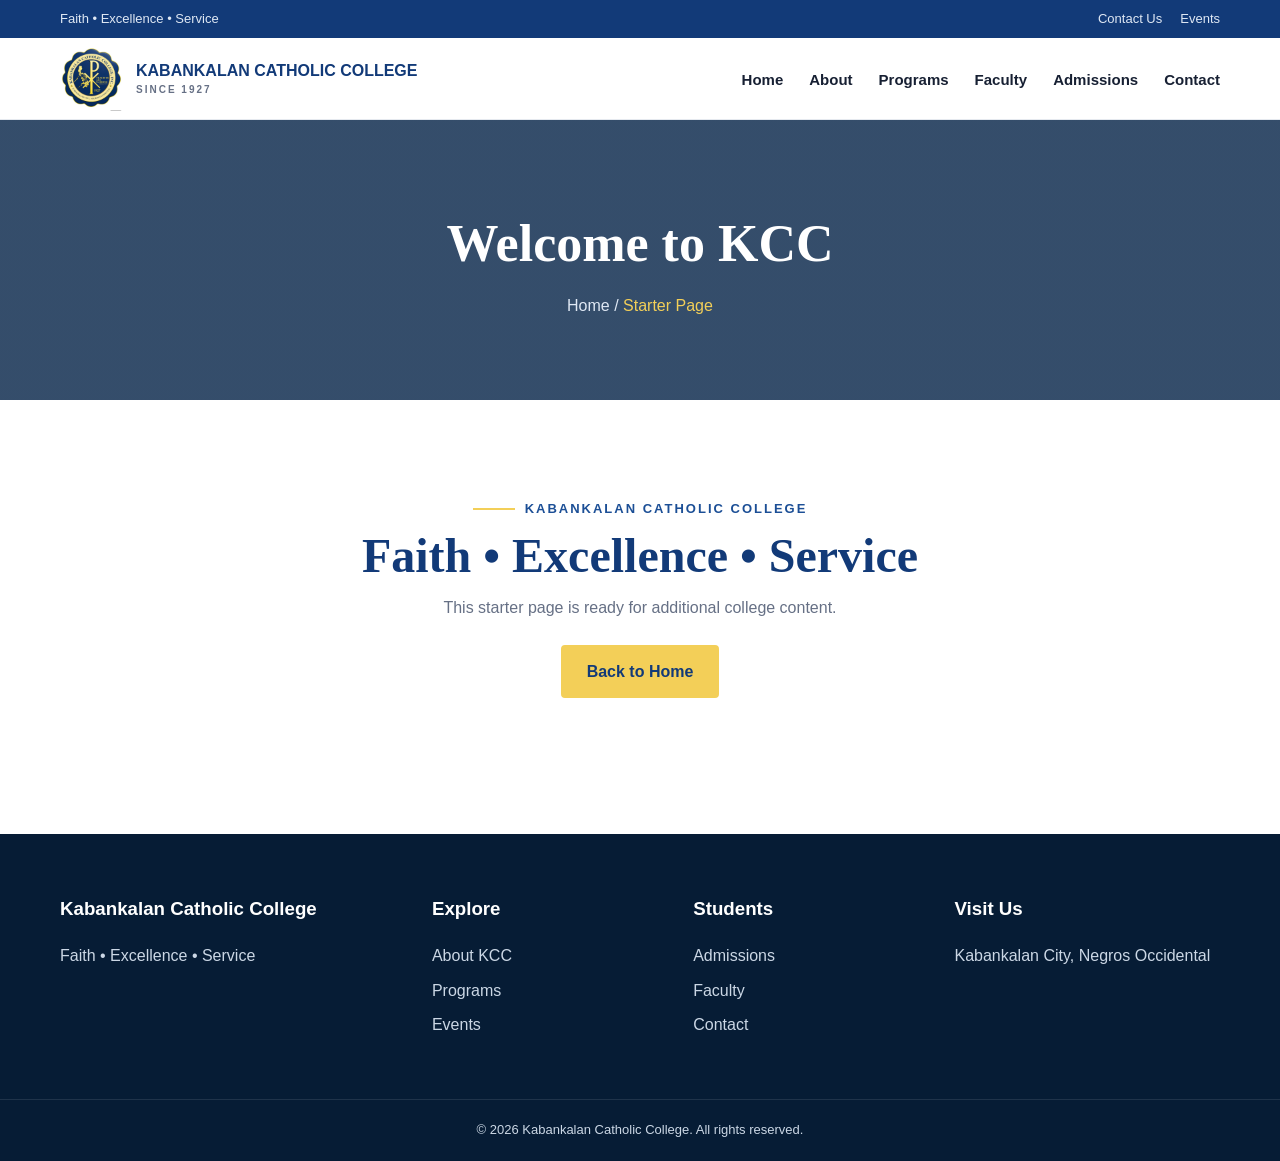
<file: starter-page.html>
<!DOCTYPE html>
<html lang="en">
<head><meta charset="UTF-8"><meta name="viewport" content="width=device-width, initial-scale=1.0"><title>KCC Starter Page</title><link rel="stylesheet" href="styles.css"></head>
<body>
  <div class="topbar"><div class="container topbar-inner"><span>Faith • Excellence • Service</span><div><a href="contact.html">Contact Us</a><a href="events.html">Events</a></div></div></div>
  <header class="navbar"><div class="container nav-inner"><a class="brand" href="index.html"><img class="brand-mark" src="assets/kcc-logo.png" alt="Kabankalan Catholic College seal"><span class="brand-name">Kabankalan Catholic College<small>Since 1927</small></span></a><button class="menu-btn" aria-expanded="false">☰</button><nav class="nav-links"><a href="index.html">Home</a><a href="about.html">About</a><a href="courses.html">Programs</a><a href="trainers.html">Faculty</a><a href="pricing.html">Admissions</a><a href="contact.html">Contact</a></nav></div></header>
  <main><section class="page-header"><div><h1>Welcome to KCC</h1><div class="breadcrumbs">Home / <span>Starter Page</span></div></div></section><section class="section"><div class="container section-heading"><span class="eyebrow">Kabankalan Catholic College</span><h2>Faith • Excellence • Service</h2><p>This starter page is ready for additional college content.</p><a class="btn" href="index.html" style="margin-top:24px">Back to Home</a></div></section></main>
  <footer class="footer"><div class="container footer-grid"><div><h3>Kabankalan Catholic College</h3><p>Faith • Excellence • Service</p></div><div><h3>Explore</h3><ul class="footer-links"><li><a href="about.html">About KCC</a></li><li><a href="courses.html">Programs</a></li><li><a href="events.html">Events</a></li></ul></div><div><h3>Students</h3><ul class="footer-links"><li><a href="pricing.html">Admissions</a></li><li><a href="trainers.html">Faculty</a></li><li><a href="contact.html">Contact</a></li></ul></div><div><h3>Visit Us</h3><p>Kabankalan City, Negros Occidental</p></div></div><div class="copyright">© 2026 Kabankalan Catholic College. All rights reserved.</div></footer>
  <script src="script.js"></script>
</body>
</html>
</file>
<file: styles.css>
:root {
  --navy: #123a78;
  --blue: #1c4f96;
  --gold: #f3cf58;
  --cream: #f7f4ec;
  --white: #ffffff;
  --ink: #172033;
  --muted: #667085;
  --line: #e5e9ef;
}

* { box-sizing: border-box; }
html { scroll-behavior: smooth; }
body {
  margin: 0;
  font-family: "Segoe UI", Arial, sans-serif;
  color: var(--ink);
  background: var(--white);
  line-height: 1.6;
}
a { color: inherit; text-decoration: none; }
img { max-width: 100%; display: block; }
.container { width: min(1160px, calc(100% - 40px)); margin: 0 auto; }

.topbar {
  background: var(--navy);
  color: #dfe8f4;
  font-size: 13px;
}
.topbar-inner {
  height: 38px;
  display: flex;
  align-items: center;
  justify-content: space-between;
}
.topbar a { margin-left: 18px; }

.navbar {
  height: 82px;
  background: rgba(255,255,255,.98);
  border-bottom: 1px solid var(--line);
  position: sticky;
  top: 0;
  z-index: 20;
}
.nav-inner { height: 82px; display: flex; align-items: center; justify-content: space-between; }
.brand { display: flex; align-items: center; gap: 12px; }
.brand-mark {
  width: 64px;
  height: 64px;
  object-fit: contain;
  flex: 0 0 64px;
}
.brand-name { color: var(--navy); font-weight: 800; line-height: 1.05; text-transform: uppercase; }
.brand-name small { display: block; font-size: 10px; letter-spacing: 2px; margin-top: 5px; color: var(--muted); }
.nav-links { display: flex; align-items: center; gap: 26px; font-weight: 650; font-size: 15px; }
.nav-links a { padding: 29px 0 25px; border-bottom: 3px solid transparent; }
.nav-links a:hover, .nav-links a.active { color: var(--blue); border-bottom-color: var(--gold); }
.menu-btn { display: none; border: 0; background: none; font-size: 28px; color: var(--navy); cursor: pointer; }

.hero {
  min-height: 590px;
  display: flex;
  align-items: center;
  color: white;
  background:
    linear-gradient(90deg, rgba(5,31,60,.94) 0%, rgba(7,43,82,.82) 48%, rgba(7,43,82,.18) 100%),
    url("https://images.unsplash.com/photo-1562774053-701939374585?auto=format&fit=crop&w=1600&q=85") center/cover;
}
.hero-content { max-width: 650px; padding: 70px 0; }
.eyebrow {
  display: inline-flex;
  align-items: center;
  gap: 10px;
  color: var(--gold);
  font-weight: 800;
  letter-spacing: 2px;
  text-transform: uppercase;
  font-size: 13px;
}
.eyebrow::before { content: ""; width: 42px; height: 2px; background: var(--gold); }
.hero h1 { margin: 18px 0 16px; font-family: Georgia, serif; font-size: clamp(44px, 6vw, 72px); line-height: 1.02; }
.hero h1 span { color: var(--gold); }
.hero p { max-width: 560px; font-size: 18px; color: #edf3f9; }
.hero-actions { display: flex; gap: 14px; margin-top: 30px; }
.btn {
  display: inline-flex;
  align-items: center;
  justify-content: center;
  min-height: 50px;
  padding: 12px 24px;
  border-radius: 4px;
  border: 2px solid var(--gold);
  background: var(--gold);
  color: var(--navy);
  font-weight: 800;
  transition: .2s;
}
.btn:hover { transform: translateY(-2px); }
.btn-outline { background: transparent; color: white; }

.quick-info { margin-top: -58px; position: relative; z-index: 5; }
.quick-grid {
  display: grid;
  grid-template-columns: repeat(3, 1fr);
  background: white;
  border-radius: 6px;
  box-shadow: 0 14px 40px rgba(8,38,74,.14);
}
.quick-item { display: flex; gap: 16px; align-items: center; padding: 28px 30px; border-right: 1px solid var(--line); }
.quick-item:last-child { border-right: 0; }
.quick-icon {
  width: 52px; height: 52px; border-radius: 50%; flex: 0 0 52px;
  display: grid; place-items: center; background: var(--cream); color: var(--blue);
  font-size: 22px;
}
.quick-item h3 { margin: 0 0 3px; color: var(--navy); font-size: 17px; }
.quick-item p { margin: 0; color: var(--muted); font-size: 14px; }

.section { padding: 92px 0; }
.section-alt { background: var(--cream); }
.section-heading { text-align: center; max-width: 670px; margin: 0 auto 44px; }
.section-heading .eyebrow { color: var(--blue); }
.section-heading .eyebrow::before { background: var(--gold); }
.section-heading h2 { color: var(--navy); font-family: Georgia, serif; font-size: clamp(34px, 4vw, 48px); margin: 10px 0 12px; line-height: 1.12; }
.section-heading p { color: var(--muted); margin: 0; }

.about-grid { display: grid; grid-template-columns: 1fr 1fr; gap: 70px; align-items: center; }
.about-image { position: relative; }
.about-image img { width: 100%; height: 430px; object-fit: cover; border-radius: 5px; }
.about-badge {
  position: absolute; right: -24px; bottom: -24px;
  width: 150px; height: 150px; border-radius: 50%;
  background: var(--navy); color: white; border: 8px solid white;
  display: grid; place-items: center; text-align: center;
  font-family: Georgia, serif; line-height: 1.2;
}
.about-badge strong { display: block; color: var(--gold); font-size: 32px; }
.about-copy h2 { color: var(--navy); font-family: Georgia, serif; font-size: 44px; line-height: 1.12; margin: 12px 0 18px; }
.about-copy p { color: var(--muted); }
.check-list { list-style: none; padding: 0; margin: 22px 0 28px; }
.check-list li { margin: 10px 0; font-weight: 650; }
.check-list li::before { content: "✓"; display: inline-grid; place-items: center; width: 24px; height: 24px; margin-right: 10px; border-radius: 50%; background: #edf4fb; color: var(--blue); }

.card-grid { display: grid; grid-template-columns: repeat(3, 1fr); gap: 24px; }
.card { background: white; border: 1px solid var(--line); border-radius: 5px; overflow: hidden; transition: .25s; }
.card:hover { transform: translateY(-6px); box-shadow: 0 16px 35px rgba(8,38,74,.12); }
.card-image { height: 210px; width: 100%; object-fit: cover; }
.card-body { padding: 24px; }
.card-tag { color: var(--gold); font-size: 12px; font-weight: 800; letter-spacing: 1px; text-transform: uppercase; }
.card h3 { color: var(--navy); margin: 8px 0 8px; font-size: 21px; }
.card p { color: var(--muted); font-size: 15px; margin: 0 0 16px; }
.card-link { color: var(--blue); font-weight: 800; }

.pillar-grid {
  display: grid;
  grid-template-columns: repeat(4, 1fr);
  gap: 22px;
}
.pillar-card {
  min-height: 280px;
  padding: 34px 26px 28px;
  border: 1px solid var(--line);
  border-radius: 6px;
  background: white;
  text-align: center;
  transition: .25s;
}
.pillar-card:hover {
  transform: translateY(-6px);
  box-shadow: 0 16px 35px rgba(18,58,120,.12);
  border-color: var(--gold);
}
.pillar-number {
  width: 58px;
  height: 58px;
  margin: 0 auto 20px;
  display: grid;
  place-items: center;
  border-radius: 50%;
  background: var(--navy);
  border: 3px solid var(--gold);
  color: var(--gold);
  font-family: Georgia, serif;
  font-size: 19px;
  font-weight: 700;
}
.pillar-card h3 {
  margin: 0 0 12px;
  color: var(--navy);
  font-family: Georgia, serif;
  font-size: 21px;
}
.pillar-card p {
  margin: 0;
  color: var(--muted);
  font-size: 15px;
}

.compass-grid {
  display: grid;
  grid-template-columns: repeat(2, 1fr);
  gap: 24px;
}
.compass-card {
  min-height: 300px;
  padding: 38px;
  border: 1px solid var(--line);
  border-radius: 6px;
  background: white;
  position: relative;
  overflow: hidden;
}
.compass-card::before {
  content: "";
  position: absolute;
  left: 0;
  top: 0;
  width: 100%;
  height: 5px;
  background: var(--gold);
}
.compass-card:last-child {
  background: var(--navy);
  border-color: var(--navy);
}
.compass-card:last-child::before {
  background: var(--gold);
}
.compass-label {
  display: inline-block;
  margin-bottom: 14px;
  color: var(--blue);
  font-size: 12px;
  font-weight: 800;
  letter-spacing: 2px;
  text-transform: uppercase;
}
.compass-card:last-child .compass-label {
  color: var(--gold);
}
.compass-card h3 {
  margin: 0 0 16px;
  color: var(--navy);
  font-family: Georgia, serif;
  font-size: 34px;
}
.compass-card:last-child h3 {
  color: white;
}
.compass-card p {
  margin: 0;
  color: var(--muted);
  font-size: 16px;
  line-height: 1.75;
}
.compass-card:last-child p {
  color: #edf3f9;
}

.values-grid {
  display: grid;
  grid-template-columns: repeat(3, 1fr);
  gap: 22px;
}
.value-card {
  min-height: 230px;
  display: grid;
  grid-template-columns: 64px 1fr;
  align-content: start;
  gap: 16px;
  padding: 28px 24px;
  border: 1px solid var(--line);
  border-radius: 6px;
  background: white;
  transition: .25s;
}
.value-card:hover {
  transform: translateY(-5px);
  border-color: var(--gold);
  box-shadow: 0 14px 30px rgba(18,58,120,.10);
}
.value-letter {
  width: 64px;
  height: 64px;
  display: grid;
  place-items: center;
  border-radius: 50%;
  background: var(--navy);
  border: 3px solid var(--gold);
  color: var(--gold);
  font-family: Georgia, serif;
  font-size: 30px;
  font-weight: 700;
}
.value-card h3 {
  margin: 7px 0 10px;
  color: var(--navy);
  font-family: Georgia, serif;
  font-size: 21px;
}
.value-card p {
  grid-column: 1 / -1;
  margin: 2px 0 0;
  color: var(--muted);
  font-size: 15px;
}

.program-section {
  margin-top: 20px;
  margin-bottom: 54px;
}
.program-section h2 {
  margin: 0 0 24px;
  padding-bottom: 16px;
  border-bottom: 2px solid var(--gold);
  color: var(--navy);
  font-family: Georgia, serif;
  font-size: clamp(26px, 3vw, 36px);
}
.program-list {
  display: grid;
  grid-template-columns: repeat(2, 1fr);
  gap: 20px;
}
.program-card {
  min-height: 180px;
  padding: 24px 26px;
  border: 1px solid var(--line);
  border-left: 4px solid var(--gold);
  border-radius: 5px;
  background: white;
  transition: .25s;
}
.program-card:hover {
  transform: translateY(-4px);
  box-shadow: 0 12px 28px rgba(18,58,120,.10);
  border-left-color: var(--blue);
}
.program-card h3 {
  margin: 0 0 10px;
  color: var(--navy);
  font-size: 20px;
}
.program-card p {
  margin: 0;
  color: var(--muted);
  font-size: 15px;
}
.levels-grid {
  display: grid;
  grid-template-columns: repeat(3, 1fr);
  gap: 24px;
}
.level-card {
  min-height: 260px;
  padding: 30px;
  border-radius: 6px;
  background: var(--navy);
  color: white;
  text-align: center;
}
.level-card:nth-child(2) { background: var(--blue); }
.level-card:nth-child(3) { background: #1a3f75; }
.level-card .level-label {
  display: inline-grid;
  width: 54px;
  height: 54px;
  margin-bottom: 20px;
  place-items: center;
  border: 2px solid var(--gold);
  border-radius: 50%;
  color: var(--gold);
  font-family: Georgia, serif;
  font-size: 20px;
  font-weight: 700;
}
.level-card h3 {
  margin: 0 0 10px;
  color: white;
  font-family: Georgia, serif;
  font-size: 24px;
}
.level-card p {
  min-height: 72px;
  color: #e4edf7;
  font-size: 15px;
}
.level-card .card-link {
  color: var(--gold);
}

.shs-intro {
  display: grid;
  grid-template-columns: 1fr 1.4fr;
  gap: 50px;
  align-items: center;
  margin-bottom: 55px;
}
.shs-intro h2 {
  margin: 10px 0 16px;
  color: var(--navy);
  font-family: Georgia, serif;
  font-size: clamp(34px, 4vw, 48px);
  line-height: 1.12;
}
.shs-intro p {
  margin: 0 0 24px;
  color: var(--muted);
}
.shs-links {
  display: flex;
  flex-wrap: wrap;
  gap: 12px;
}
.shs-links a {
  padding: 12px 18px;
  border: 1px solid var(--line);
  border-radius: 4px;
  color: var(--blue);
  font-weight: 750;
  background: white;
}
.shs-badge {
  min-height: 260px;
  display: grid;
  place-items: center;
  border-radius: 6px;
  background: linear-gradient(135deg, var(--navy), var(--blue));
  color: white;
  text-align: center;
}
.shs-badge strong {
  display: block;
  color: var(--gold);
  font-family: Georgia, serif;
  font-size: 72px;
  line-height: 1;
}
.shs-badge span {
  display: block;
  margin-top: 12px;
  font-size: 18px;
  letter-spacing: 2px;
  text-transform: uppercase;
}
.track-heading {
  margin: 18px 0 24px;
  color: var(--navy);
  font-family: Georgia, serif;
  font-size: 30px;
}
.track-grid {
  display: grid;
  grid-template-columns: repeat(2, 1fr);
  gap: 22px;
  margin-bottom: 50px;
}
.track-card {
  padding: 28px;
  border: 1px solid var(--line);
  border-top: 4px solid var(--gold);
  border-radius: 6px;
  background: white;
}
.track-card h3 {
  margin: 0 0 4px;
  color: var(--navy);
  font-family: Georgia, serif;
  font-size: 28px;
}
.track-card .track-name {
  display: block;
  margin-bottom: 12px;
  color: var(--blue);
  font-weight: 800;
}
.track-card p {
  color: var(--muted);
  font-size: 15px;
}
.track-card h4 {
  margin: 18px 0 8px;
  color: var(--navy);
  font-size: 14px;
  text-transform: uppercase;
  letter-spacing: 1px;
}
.track-card ul {
  margin: 0;
  padding-left: 18px;
  color: var(--muted);
  columns: 2;
}
.track-card li {
  margin-bottom: 5px;
  break-inside: avoid;
}

.basic-intro {
  display: grid;
  grid-template-columns: 1.35fr 1fr;
  gap: 50px;
  align-items: center;
  margin-bottom: 36px;
}
.basic-intro h2 {
  margin: 10px 0 16px;
  color: var(--navy);
  font-family: Georgia, serif;
  font-size: clamp(34px, 4vw, 48px);
  line-height: 1.12;
}
.basic-intro p {
  color: var(--muted);
}
.basic-badge {
  min-height: 230px;
  display: grid;
  place-items: center;
  border-radius: 6px;
  background: var(--navy);
  color: white;
  text-align: center;
}
.basic-badge strong {
  display: block;
  color: var(--gold);
  font-family: Georgia, serif;
  font-size: 64px;
  line-height: 1;
}
.basic-badge span {
  display: block;
  margin-top: 12px;
  text-transform: uppercase;
  letter-spacing: 2px;
}
.feature-grid {
  display: grid;
  grid-template-columns: repeat(3, 1fr);
  gap: 20px;
  margin-top: 24px;
}
.feature-card {
  min-height: 170px;
  padding: 24px;
  border: 1px solid var(--line);
  border-radius: 6px;
  background: white;
}
.feature-card h3 {
  margin: 0 0 8px;
  color: var(--navy);
  font-family: Georgia, serif;
  font-size: 19px;
}
.feature-card p {
  margin: 0;
  color: var(--muted);
  font-size: 14px;
}

.stats { background: var(--navy); color: white; padding: 52px 0; }
.stats-grid { display: grid; grid-template-columns: repeat(4, 1fr); text-align: center; }
.stat { border-right: 1px solid rgba(255,255,255,.15); }
.stat:last-child { border: 0; }
.stat strong { display: block; color: var(--gold); font-family: Georgia, serif; font-size: 38px; }
.stat span { color: #dfe7f1; font-size: 14px; }

.cta { background: var(--blue); color: white; }
.cta-inner { min-height: 220px; display: flex; align-items: center; justify-content: space-between; gap: 30px; }
.cta h2 { font-family: Georgia, serif; font-size: 38px; margin: 0 0 8px; }
.cta p { margin: 0; color: #dfeaf5; }

.page-header {
  min-height: 280px;
  display: grid;
  place-items: center;
  text-align: center;
  color: white;
  background: linear-gradient(rgba(8,38,74,.82), rgba(8,38,74,.82)), url("https://images.unsplash.com/photo-1523050854058-8df90110c9f1?auto=format&fit=crop&w=1400&q=80") center/cover;
}
.page-header h1 { font-family: Georgia, serif; font-size: 52px; margin: 0 0 8px; }
.breadcrumbs { color: #dfe8f4; }
.breadcrumbs span { color: var(--gold); }

.content-grid { display: grid; grid-template-columns: 2fr 1fr; gap: 40px; }
.content-card { background: white; border: 1px solid var(--line); border-radius: 5px; padding: 32px; }
.content-card h2, .side-card h3 { color: var(--navy); font-family: Georgia, serif; }
.side-card { background: var(--cream); border-radius: 5px; padding: 26px; }
.contact-list { list-style: none; padding: 0; }
.contact-list li { padding: 12px 0; border-bottom: 1px solid var(--line); }

.footer { background: #061c35; color: #cbd7e5; padding-top: 60px; }
.footer-grid { display: grid; grid-template-columns: 1.5fr 1fr 1fr 1.2fr; gap: 40px; padding-bottom: 45px; }
.footer h3 { color: white; margin-top: 0; }
.footer-links { list-style: none; padding: 0; }
.footer-links li { margin: 9px 0; }
.footer-links a:hover { color: var(--gold); }
.copyright { border-top: 1px solid rgba(255,255,255,.1); padding: 20px 0; text-align: center; font-size: 13px; }

.contact-heading {
  max-width: 680px;
  margin: 0 auto 42px;
  text-align: center;
}
.contact-heading h2 {
  margin: 10px 0 12px;
  color: var(--navy);
  font-family: Georgia, serif;
  font-size: clamp(34px, 4vw, 48px);
}
.contact-heading p {
  margin: 0;
  color: var(--muted);
}
.contact-details {
  display: grid;
  grid-template-columns: repeat(4, 1fr);
  gap: 18px;
  margin-bottom: 48px;
}
.contact-detail {
  min-height: 210px;
  padding: 26px 22px;
  border: 1px solid var(--line);
  border-radius: 6px;
  background: white;
  text-align: center;
}
.contact-detail-number {
  width: 52px;
  height: 52px;
  margin: 0 auto 16px;
  display: grid;
  place-items: center;
  border-radius: 50%;
  background: var(--navy);
  border: 3px solid var(--gold);
  color: var(--gold);
  font-family: Georgia, serif;
  font-weight: 700;
}
.contact-detail h3 {
  margin: 0 0 10px;
  color: var(--navy);
  font-family: Georgia, serif;
  font-size: 20px;
}
.contact-detail p {
  margin: 0;
  color: var(--muted);
  font-size: 14px;
  line-height: 1.7;
}
.contact-form-card {
  padding: 38px;
  border: 1px solid var(--line);
  border-radius: 6px;
  background: white;
  box-shadow: 0 12px 35px rgba(18,58,120,.08);
}
.contact-form-card h2 {
  margin: 0 0 8px;
  color: var(--navy);
  font-family: Georgia, serif;
  font-size: 32px;
}
.contact-form-card > p {
  margin: 0 0 24px;
  color: var(--muted);
}
.inquiry-form {
  display: grid;
  grid-template-columns: repeat(2, 1fr);
  gap: 16px;
}
.inquiry-form input,
.inquiry-form textarea {
  width: 100%;
  padding: 14px 16px;
  border: 1px solid #dfe5ec;
  border-radius: 4px;
  font: inherit;
  color: var(--ink);
  background: white;
}
.inquiry-form textarea {
  min-height: 150px;
  resize: vertical;
  grid-column: 1 / -1;
}
.inquiry-form .subject {
  grid-column: 1 / -1;
}
.inquiry-form button {
  justify-self: start;
  cursor: pointer;
  font: inherit;
}
.footer-about {
  padding-right: 20px;
}
.footer-brand {
  display: flex;
  align-items: center;
  gap: 12px;
  margin-bottom: 16px;
}
.footer-brand img {
  width: 58px;
  height: 58px;
  object-fit: contain;
}
.footer-brand h3 {
  margin: 0;
  font-size: 18px;
}
.footer-motto {
  color: var(--gold);
  font-weight: 800;
}
.footer-contact {
  list-style: none;
  padding: 0;
}
.footer-contact li {
  margin: 9px 0;
}
.footer-mission blockquote {
  margin: 0;
  padding-left: 16px;
  border-left: 3px solid var(--gold);
  color: #dfe7f1;
  font-style: italic;
}
.facebook-link {
  display: inline-block;
  margin-top: 16px;
  color: var(--gold);
  font-weight: 800;
}

@media (max-width: 900px) {
  .topbar { display: none; }
  .menu-btn { display: block; }
  .nav-links {
    display: none; position: absolute; left: 0; right: 0; top: 82px;
    background: white; padding: 12px 20px 22px; flex-direction: column; align-items: stretch; gap: 0;
    box-shadow: 0 12px 25px rgba(8,38,74,.12);
  }
  .nav-links.open { display: flex; }
  .nav-links a { padding: 12px 0; border-bottom: 1px solid var(--line); }
  .hero { min-height: 540px; }
  .quick-grid, .card-grid { grid-template-columns: 1fr; }
  .pillar-grid { grid-template-columns: repeat(2, 1fr); }
  .program-list, .levels-grid { grid-template-columns: 1fr; }
  .shs-intro, .track-grid { grid-template-columns: 1fr; }
  .basic-intro, .feature-grid { grid-template-columns: 1fr; }
  .compass-grid { grid-template-columns: 1fr; }
  .values-grid { grid-template-columns: repeat(2, 1fr); }
  .quick-item { border-right: 0; border-bottom: 1px solid var(--line); }
  .about-grid, .content-grid { grid-template-columns: 1fr; }
  .about-badge { right: 12px; }
  .stats-grid { grid-template-columns: repeat(2, 1fr); row-gap: 30px; }
  .stat:nth-child(2) { border-right: 0; }
  .cta-inner { padding: 45px 0; align-items: flex-start; flex-direction: column; }
  .footer-grid { grid-template-columns: 1fr 1fr; }
}

@media (max-width: 560px) {
  .container { width: min(100% - 28px, 1160px); }
  .brand-name { font-size: 13px; }
  .brand-mark { width: 54px; height: 54px; flex-basis: 54px; }
  .hero h1 { font-size: 42px; }
  .hero-actions { flex-direction: column; align-items: flex-start; }
  .quick-info { margin-top: 0; }
  .quick-grid { border-radius: 0; }
  .quick-item { padding: 20px; }
  .section { padding: 65px 0; }
  .about-copy h2 { font-size: 36px; }
  .about-image img { height: 320px; }
  .about-badge { width: 125px; height: 125px; }
  .stats-grid { grid-template-columns: 1fr; }
  .stat { border-right: 0; border-bottom: 1px solid rgba(255,255,255,.15); padding-bottom: 20px; }
  .footer-grid { grid-template-columns: 1fr; }
  .contact-details { grid-template-columns: 1fr; }
  .inquiry-form { grid-template-columns: 1fr; }
  .inquiry-form textarea,
  .inquiry-form .subject { grid-column: auto; }
  .pillar-grid { grid-template-columns: 1fr; }
  .values-grid { grid-template-columns: 1fr; }
  .page-header h1 { font-size: 42px; }
}
</file>
